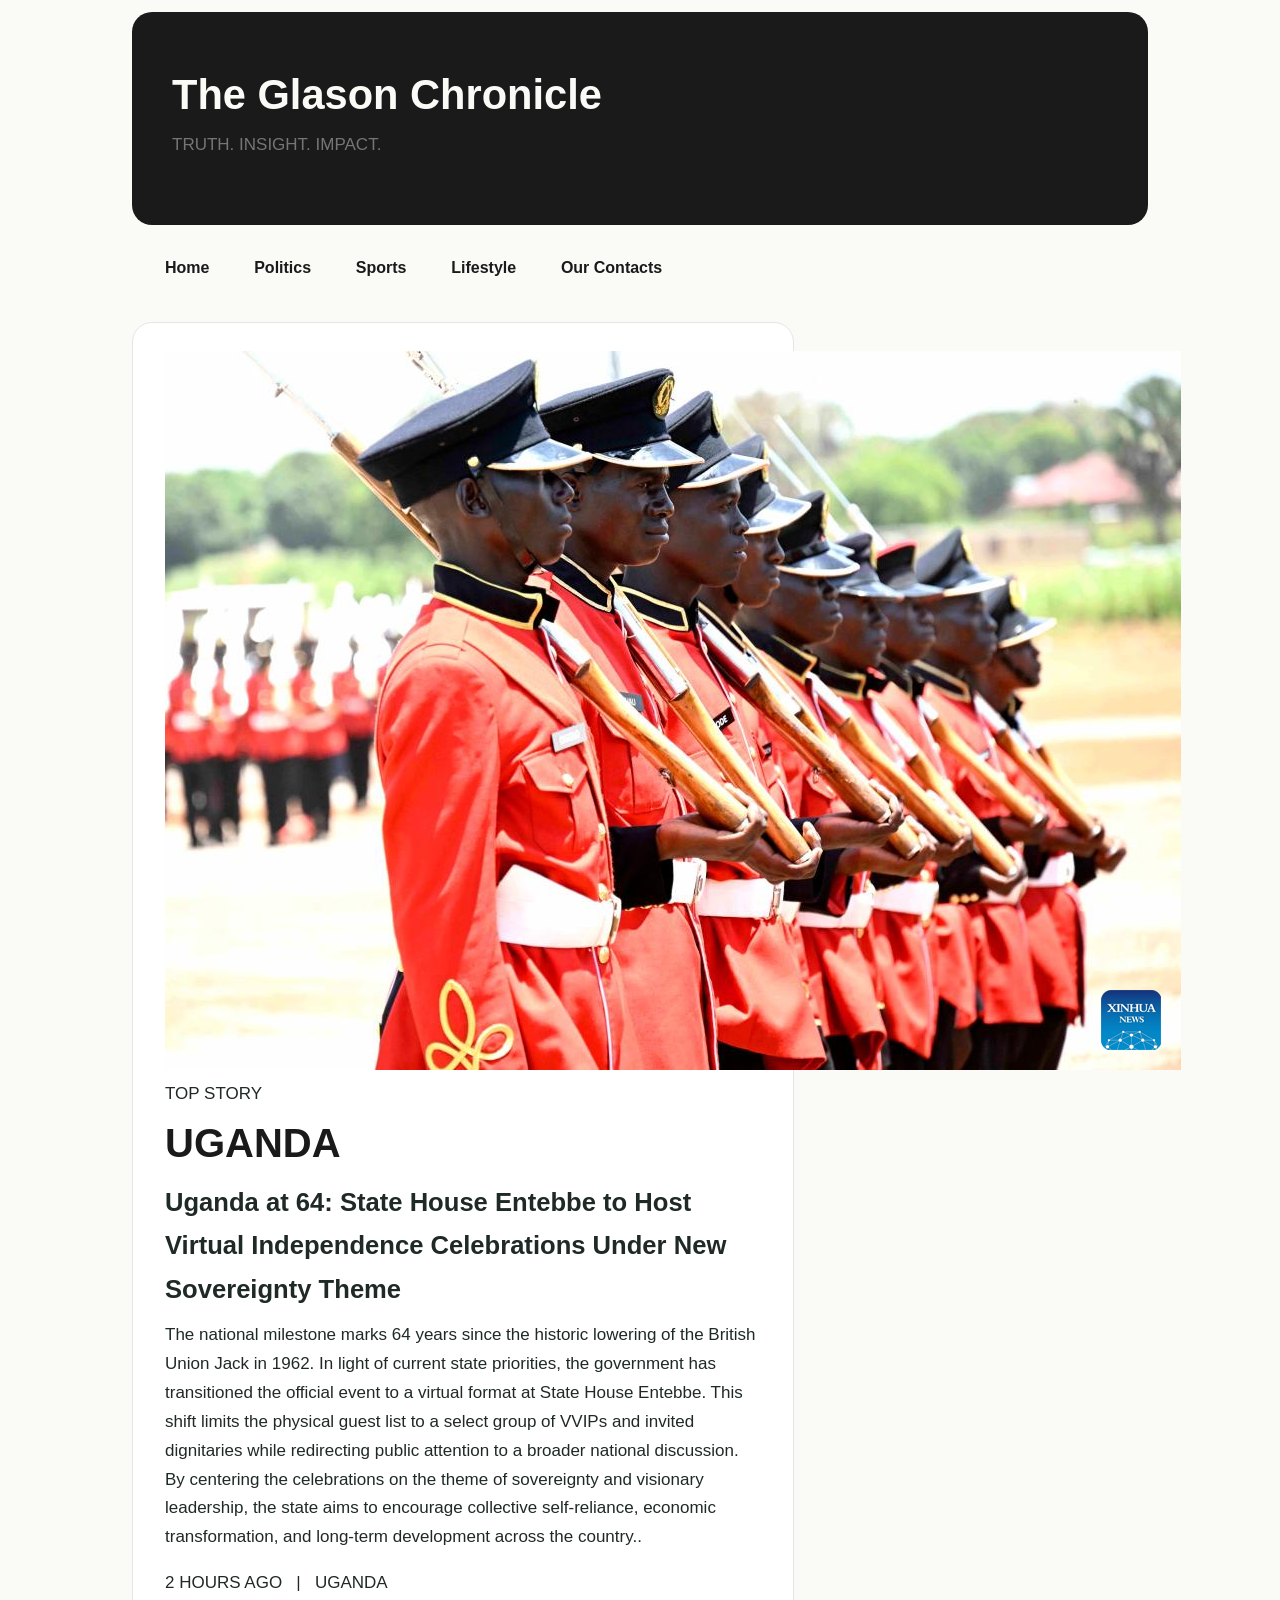
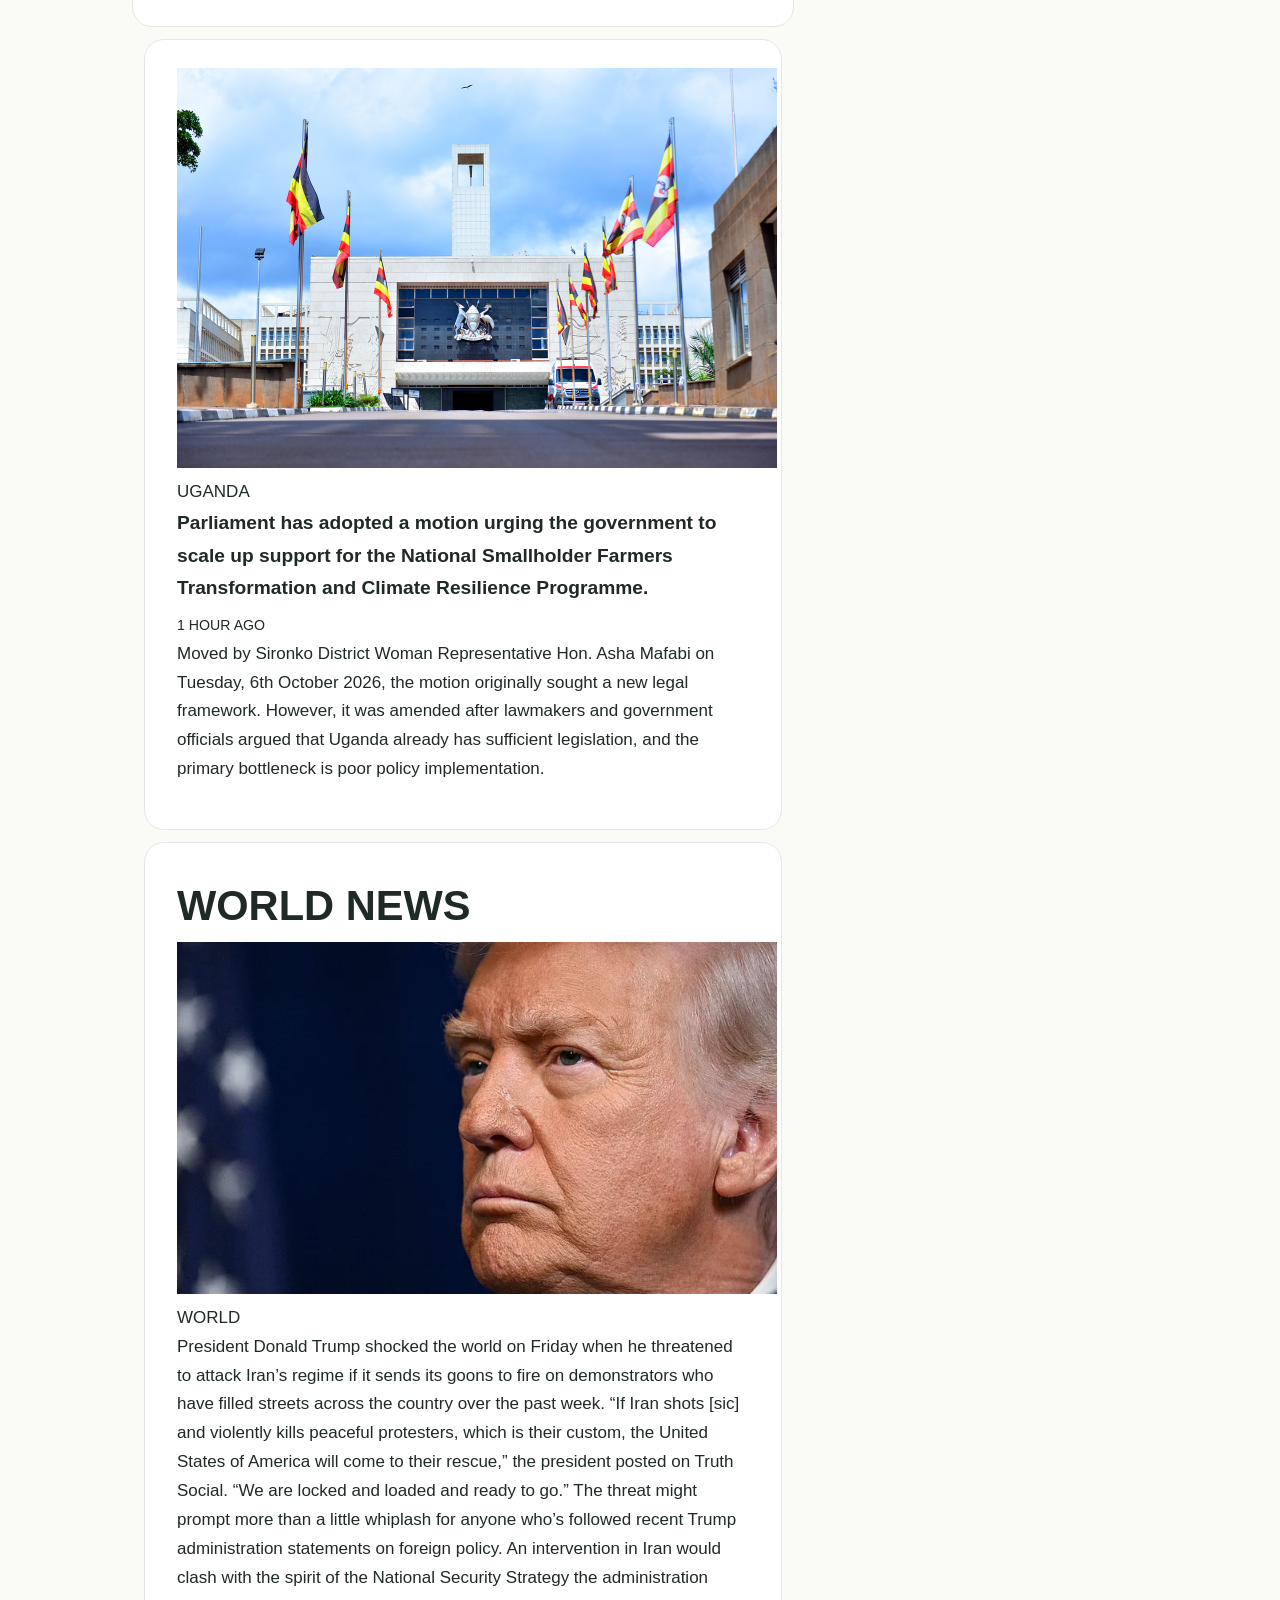
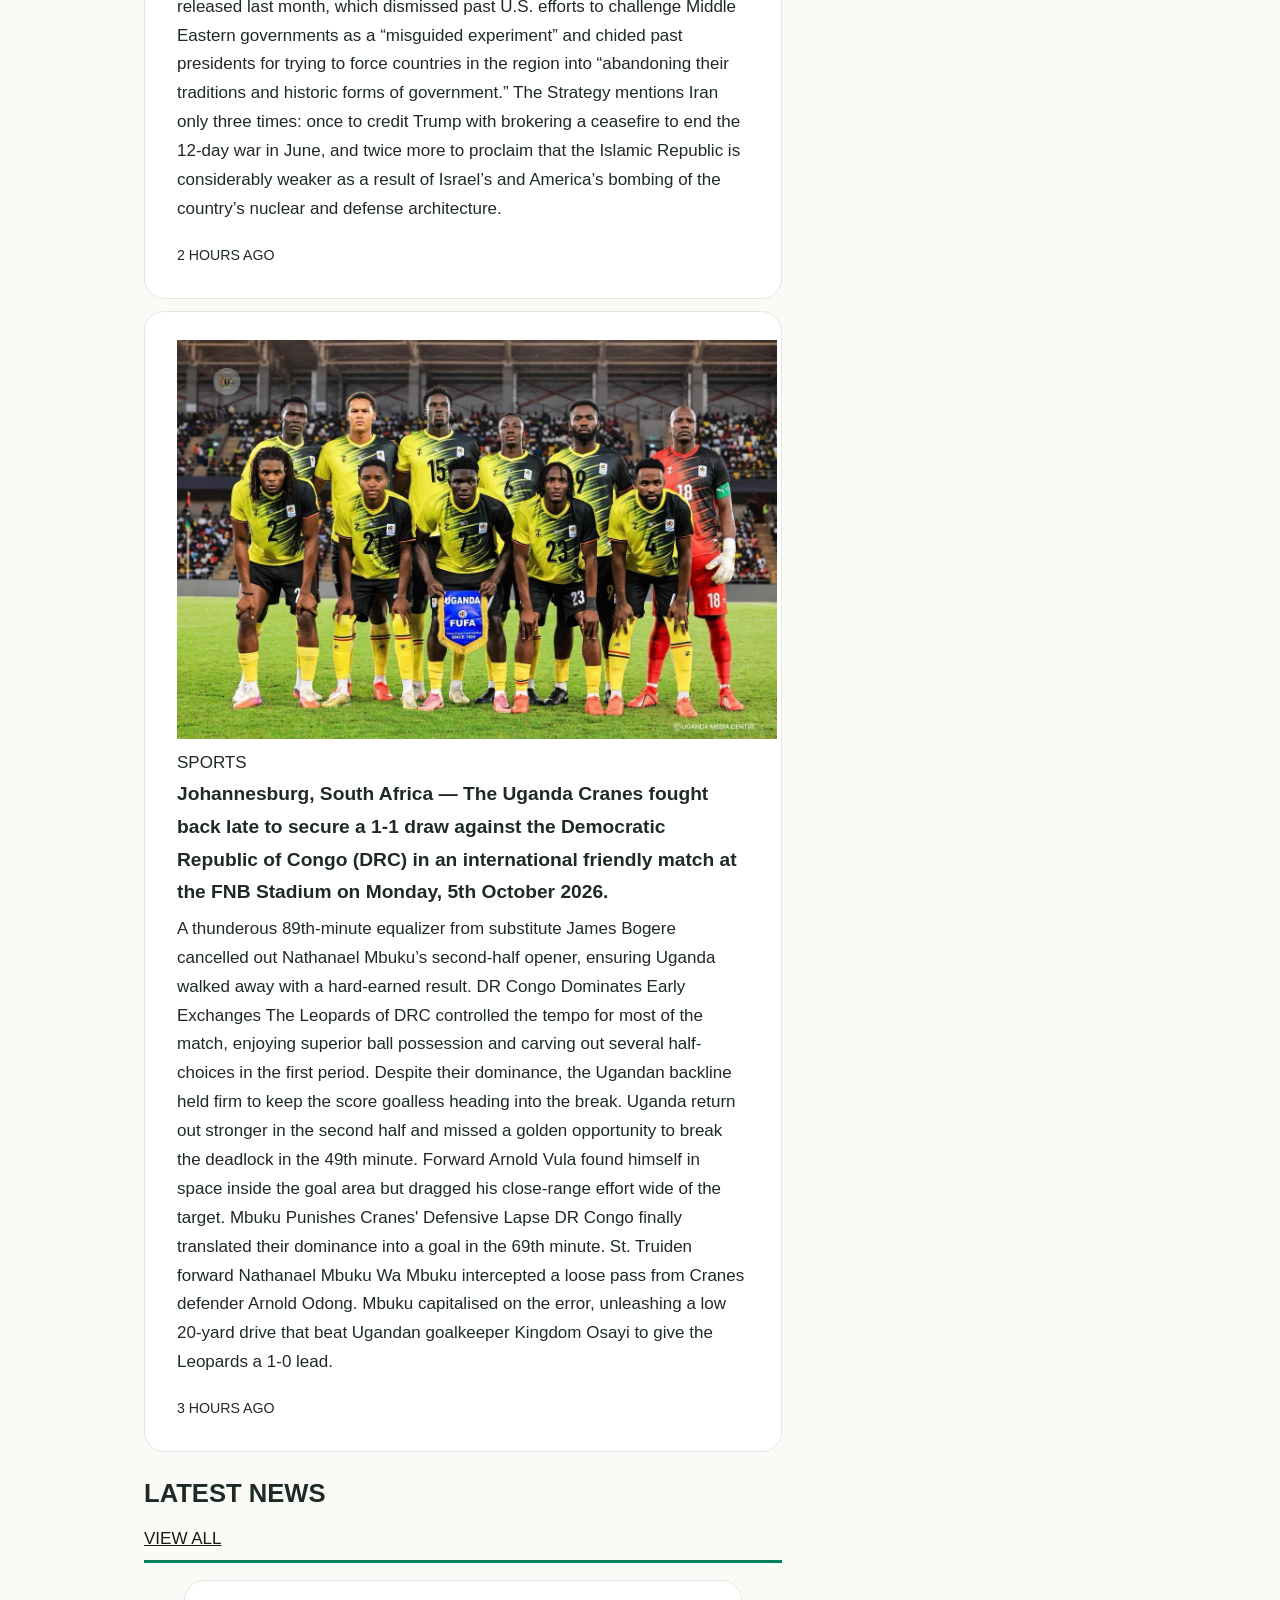
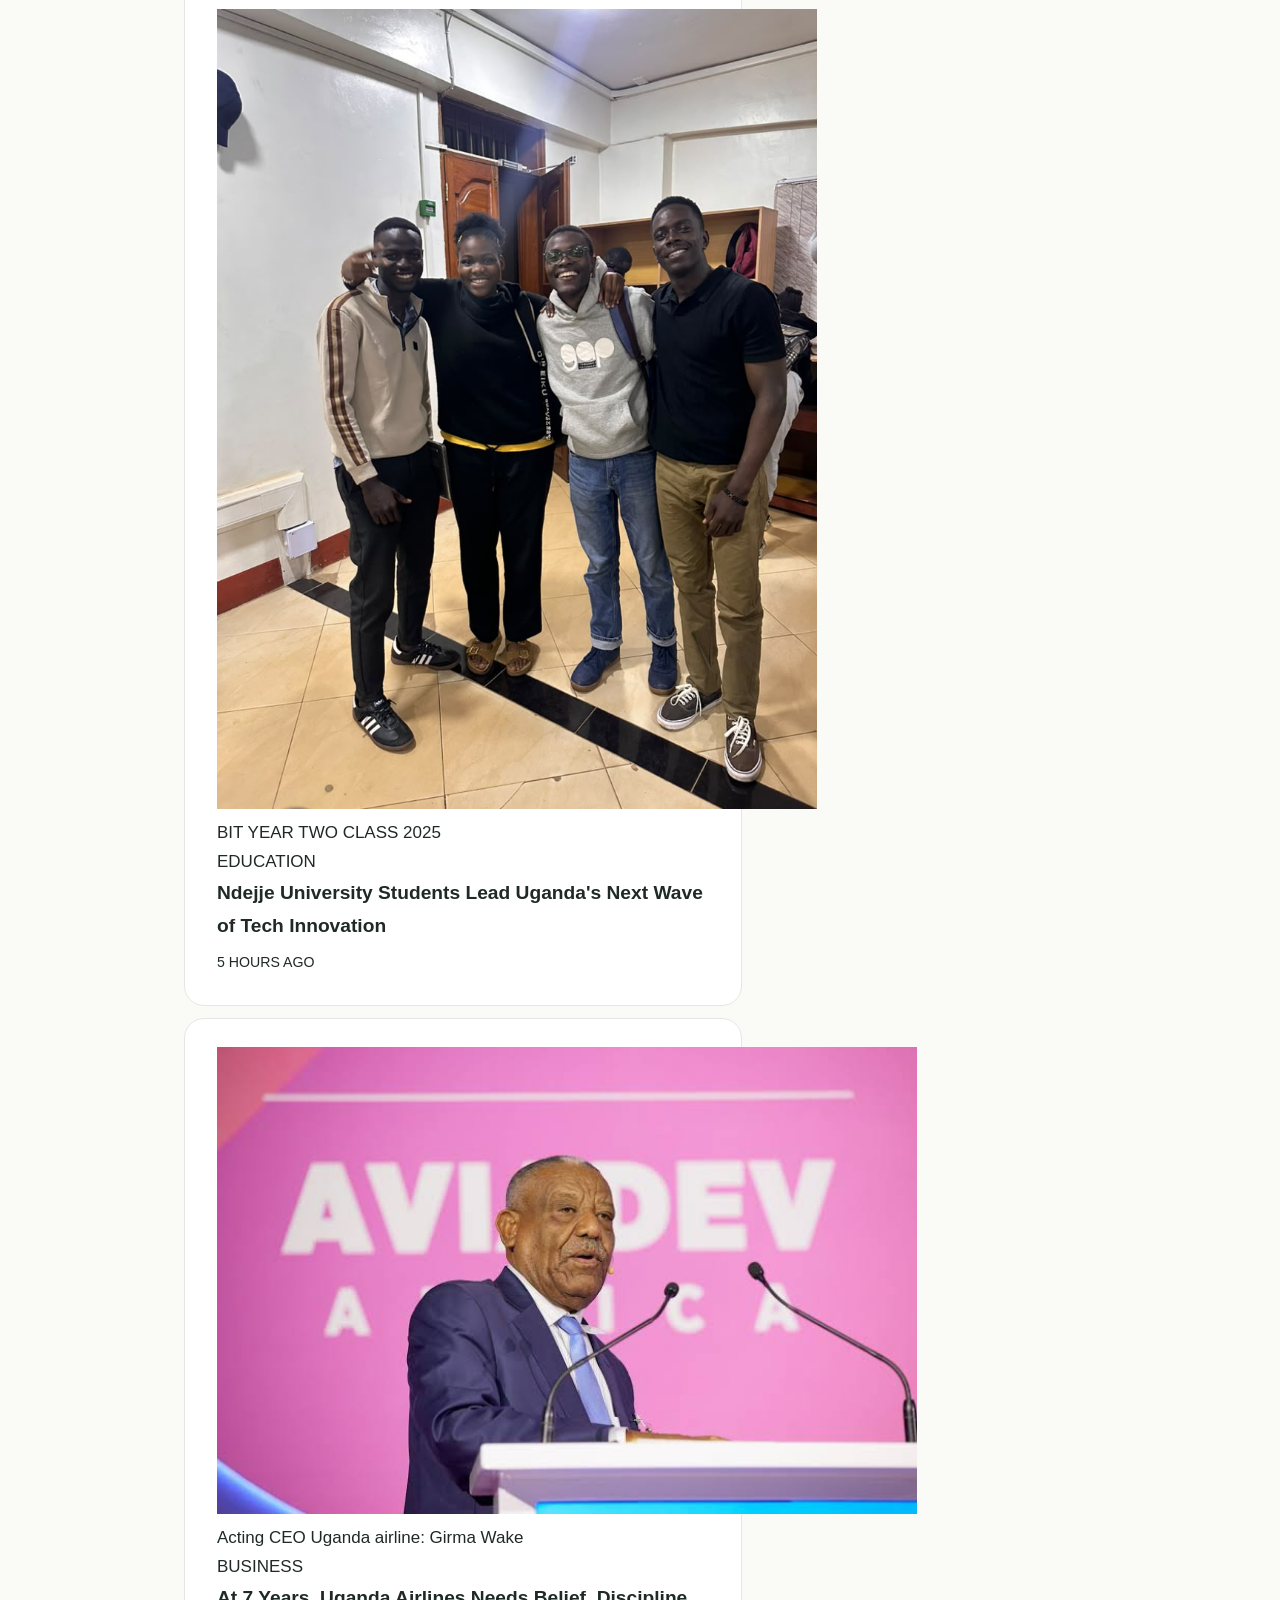
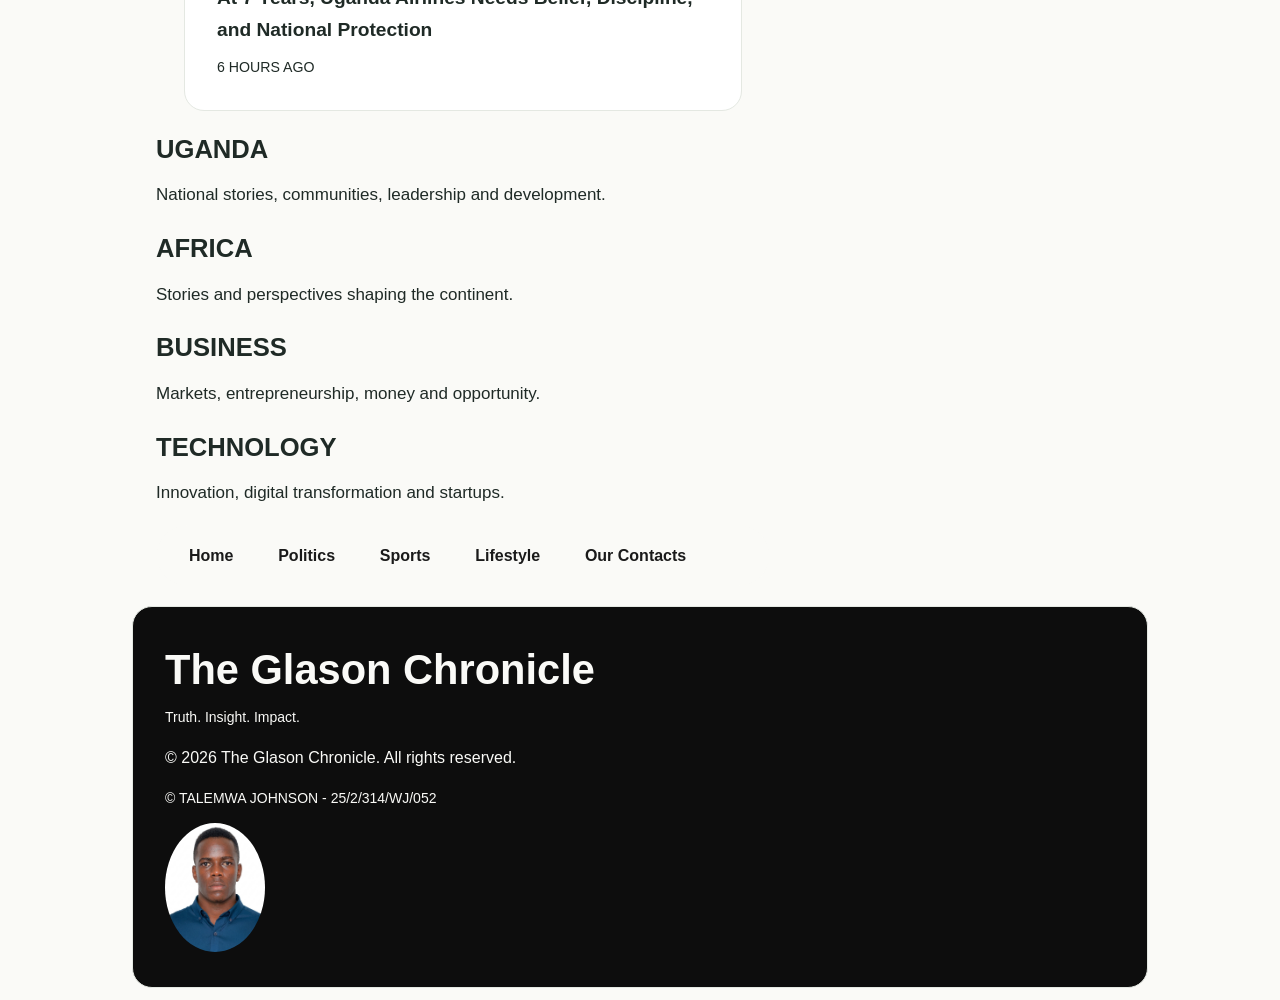
<file: index.html>
<!DOCTYPE html>
<html lang="en">
<head>
<meta charset="utf-8" />
<meta name="viewport" content="width=device-width, initial-scale=1">
<title>Home</title>
<link href="style.css" rel="stylesheet">                        
</head>

<body>

<header class="banner">
<h1>The Glason Chronicle</h1>
<p>TRUTH. INSIGHT. IMPACT.</p>

</header>

<nav>
<ul>
<li><a href="index.html">Home</a></li>
<li><a href="politics.html">Politics</a></li>
<li><a href="sports.html">Sports</a></li>
<li><a href="lifestyle.html">Lifestyle</a></li>
<li><a href="ourcontacts.html">Our Contacts</a></li>
</ul>
</nav>

<main>
    <section class="news-grid">
      <article class="hero-card">
        <div class="hero-image">
          <img src="hist-guards.jpg" alt="UGAND AT @ 64">
          <span class="badge">TOP STORY</span>
          <div class="hero-overlay">
            <div class="category">UGANDA</div>
            <h2>Uganda at 64: State House Entebbe to Host Virtual Independence Celebrations Under New Sovereignty Theme</h2>
            <p>The national milestone marks 64 years since the historic lowering of the British Union Jack in 1962. In light of current state priorities, the government has transitioned the official event to a virtual format at State House Entebbe. This shift limits the physical guest list to a select group of VVIPs and invited dignitaries while redirecting public attention to a broader national discussion. By centering the celebrations on the theme of sovereignty and visionary leadership, the state aims to encourage collective self-reliance, economic transformation, and long-term development across the country..</p>
            <div class="meta">2 HOURS AGO &nbsp; | &nbsp; UGANDA</div>
          </div>
        </div>
      </article>


      <section class="side-stories">
        <article class="story-row">
          <img src="parliment2.jpg" width="600" alt="Politics">
          <div><span>UGANDA</span><h3>Parliament has adopted a motion urging the government to scale up support for the National Smallholder Farmers Transformation and Climate Resilience Programme.</h3><small>1 HOUR AGO</small></div>
		  <p>Moved by Sironko District Woman Representative Hon. Asha Mafabi on Tuesday, 6th October 2026, the motion originally sought a new legal framework. However, it was amended after lawmakers and government officials argued that Uganda already has sufficient legislation, and the primary bottleneck is poor policy implementation.</p>
        </article>
        <article class="story-row">
		<h1>WORLD NEWS</h1>
          <img src="trump.webp" width="600" alt="World news">
          <div><span>WORLD</span><p>President Donald Trump shocked the world on Friday when he threatened to attack Iran’s regime if it sends its goons to fire on demonstrators who have filled streets across the country over the past week.

             “If Iran shots [sic] and violently kills peaceful protesters, which is their custom, the United States of America will come to their rescue,” the president posted on Truth Social. “We are locked and loaded and ready to go.”
             The threat might prompt more than a little whiplash for anyone who’s followed recent Trump administration statements on foreign policy. An intervention in Iran would clash with the spirit of the National Security Strategy the administration released last month, which dismissed past U.S. efforts to challenge Middle Eastern governments as a “misguided experiment” and chided past presidents for trying to force countries in the region into “abandoning their traditions and historic forms of government.” The Strategy mentions Iran only three times: once to credit Trump with brokering a ceasefire to end the 12-day war in June, and twice more to proclaim that the Islamic Republic is considerably weaker as a result of Israel’s and America’s bombing of the country’s nuclear and defense architecture.</p><small>2 HOURS AGO</small></div>
        </article>
        <article class="story-row">
          <img src="ugandacreane.jpeg" width="600" alt="Sports">
          <div><span>SPORTS</span><h3>Johannesburg, South Africa — The Uganda Cranes fought back late to secure a 1-1 draw against the Democratic Republic of Congo (DRC) in an international friendly match at the FNB Stadium on Monday, 5th October 2026.</h3>
		  <p>A thunderous 89th-minute equalizer from substitute James Bogere cancelled out Nathanael Mbuku’s second-half opener, ensuring Uganda walked away with a hard-earned result.
DR Congo Dominates Early Exchanges
The Leopards of DRC controlled the tempo for most of the match, enjoying superior ball possession and carving out several half-choices in the first period. Despite their dominance, the Ugandan backline held firm to keep the score goalless heading into the break.
Uganda return out stronger in the second half and missed a golden opportunity to break the deadlock in the 49th minute. Forward Arnold Vula found himself in space inside the goal area but dragged his close-range effort wide of the target.
Mbuku Punishes Cranes' Defensive Lapse
DR Congo finally translated their dominance into a goal in the 69th minute. St. Truiden forward Nathanael Mbuku Wa Mbuku intercepted a loose pass from Cranes defender Arnold Odong. Mbuku capitalised on the error, unleashing a low 20-yard drive that beat Ugandan goalkeeper Kingdom Osayi to give the Leopards a 1-0 lead.</p>
		  <small>3 HOURS AGO</small></div>
        </article>
      </section>

     

    <section class="section" id="latest">
      <div class="section-title"><h2>LATEST NEWS</h2><a href="#">VIEW ALL</a></div>
      <div class="cards">
	  <figure>
        <article class="card"><img src="bit.jpeg" width="600" alt="Students"><figcaption>BIT YEAR TWO CLASS 2025 </figcaption><span>EDUCATION</span><h3>Ndejje University Students Lead Uganda's Next Wave of Tech Innovation</h3><small>5 HOURS AGO</small></article>
       
        <article class="card"><img src="airuganda.jpg" width="700" alt="Market"><figcaption>Acting CEO Uganda airline: Girma Wake </figcaption><span>BUSINESS</span><h3>At 7 Years, Uganda Airlines Needs Belief, Discipline, and National Protection</h3><small>6 HOURS AGO</small></article>
	
		</figure>


    <section class="section categories">
      <div class="category-block" id="uganda"><h2>UGANDA</h2><p>National stories, communities, leadership and development.</p></div>
      <div class="category-block" id="africa"><h2>AFRICA</h2><p>Stories and perspectives shaping the continent.</p></div>
      <div class="category-block" id="business"><h2>BUSINESS</h2><p>Markets, entrepreneurship, money and opportunity.</p></div>
      <div class="category-block" id="technology"><h2>TECHNOLOGY</h2><p>Innovation, digital transformation and startups.</p></div>
    </section>
	<nav>
<ul>
<li><a href="index.html">Home</a></li>
<li><a href="politics.html">Politics</a></li>
<li><a href="sports.html">Sports</a></li>
<li><a href="lifestyle.html">Lifestyle</a></li>
<li><a href="ourcontacts.html">Our Contacts</a></li>
</ul>
</nav>
	

  </main>
  
  

 
  <footer class="premium-footer">
    <div class="footer-container">
      <div class="footer-brand">The Glason Chronicle</div>
      <p class="footer-tagline">Truth. Insight. Impact.</p>
      <div class="footer-divider"></div>
      <p class="copyright">&copy; 2026 The Glason Chronicle. All rights reserved.</p>
      <div class="student-stamp">&copy; TALEMWA JOHNSON - 25/2/314/WJ/052</div>
    </div>
	

 
	<img src="arms.jpeg" alt="Talemwa Johnson" width="100">

  </footer>

  
</body>
</html>
</file>
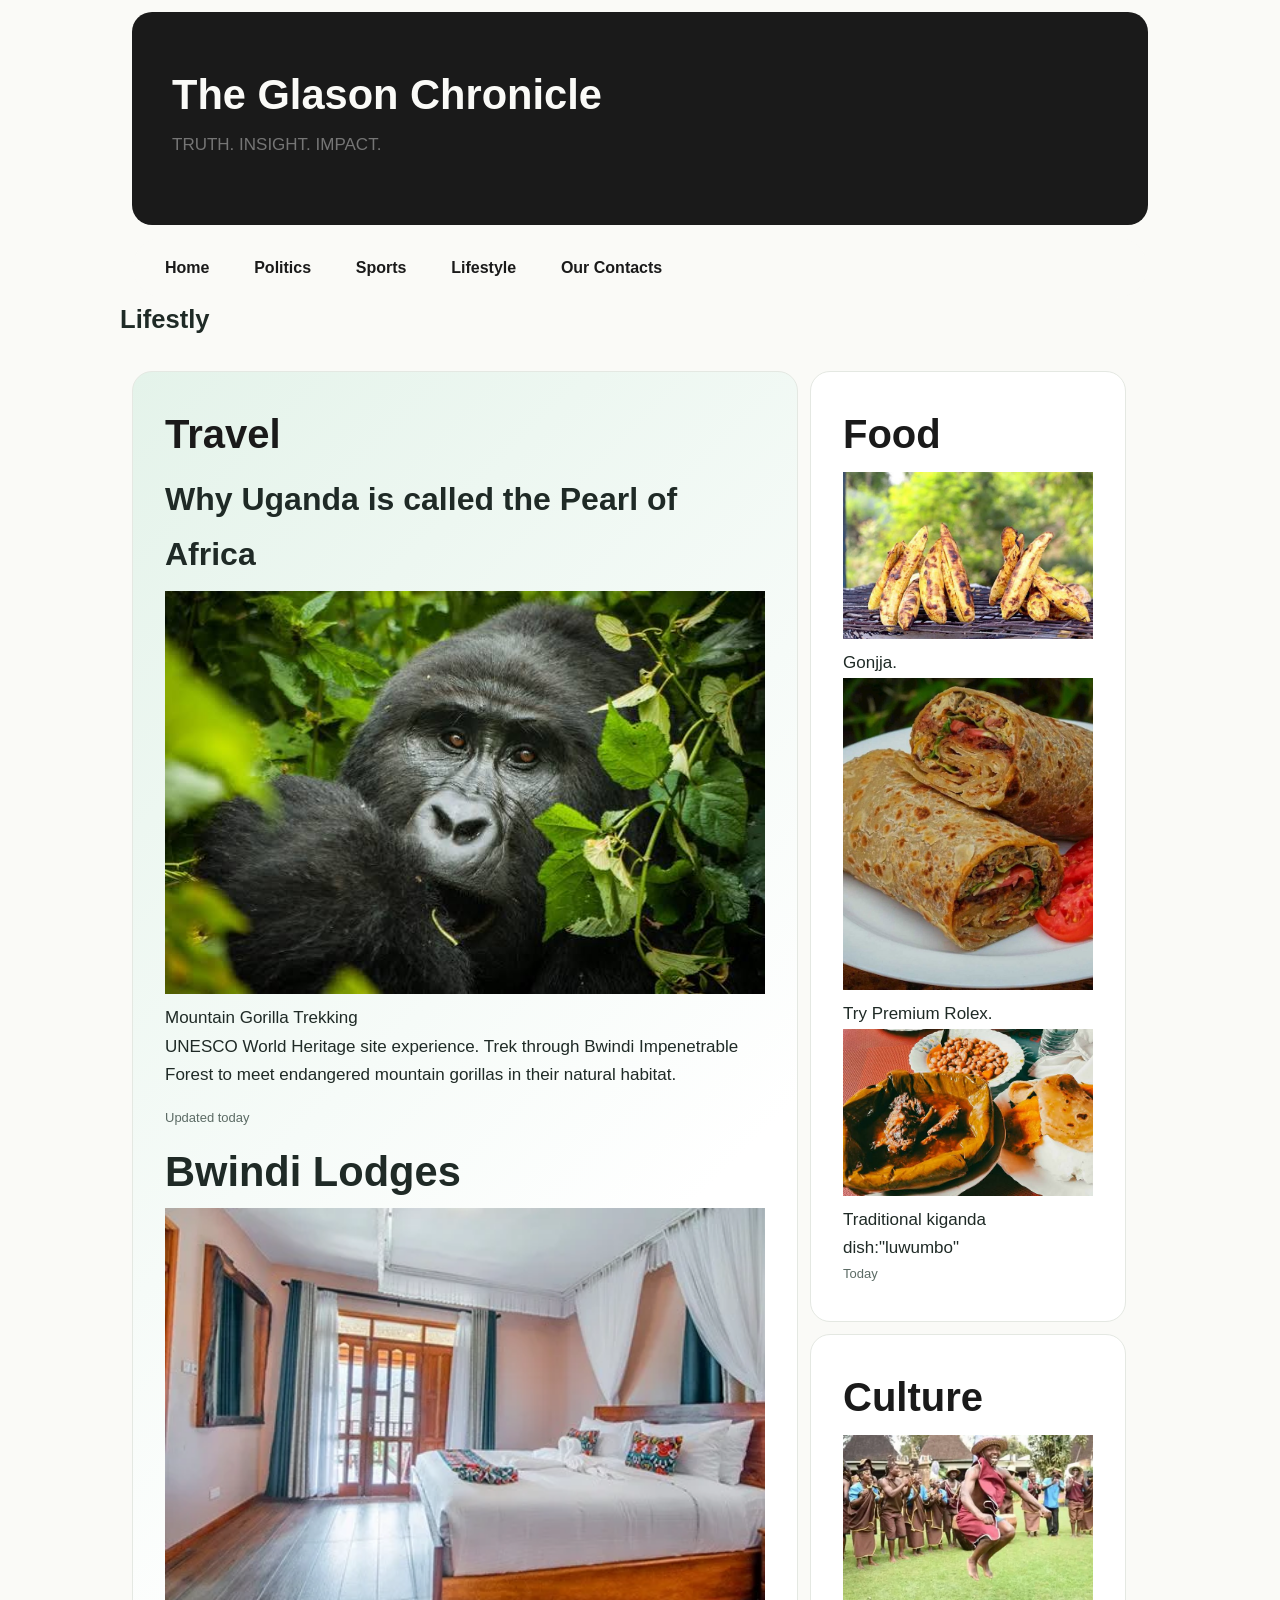
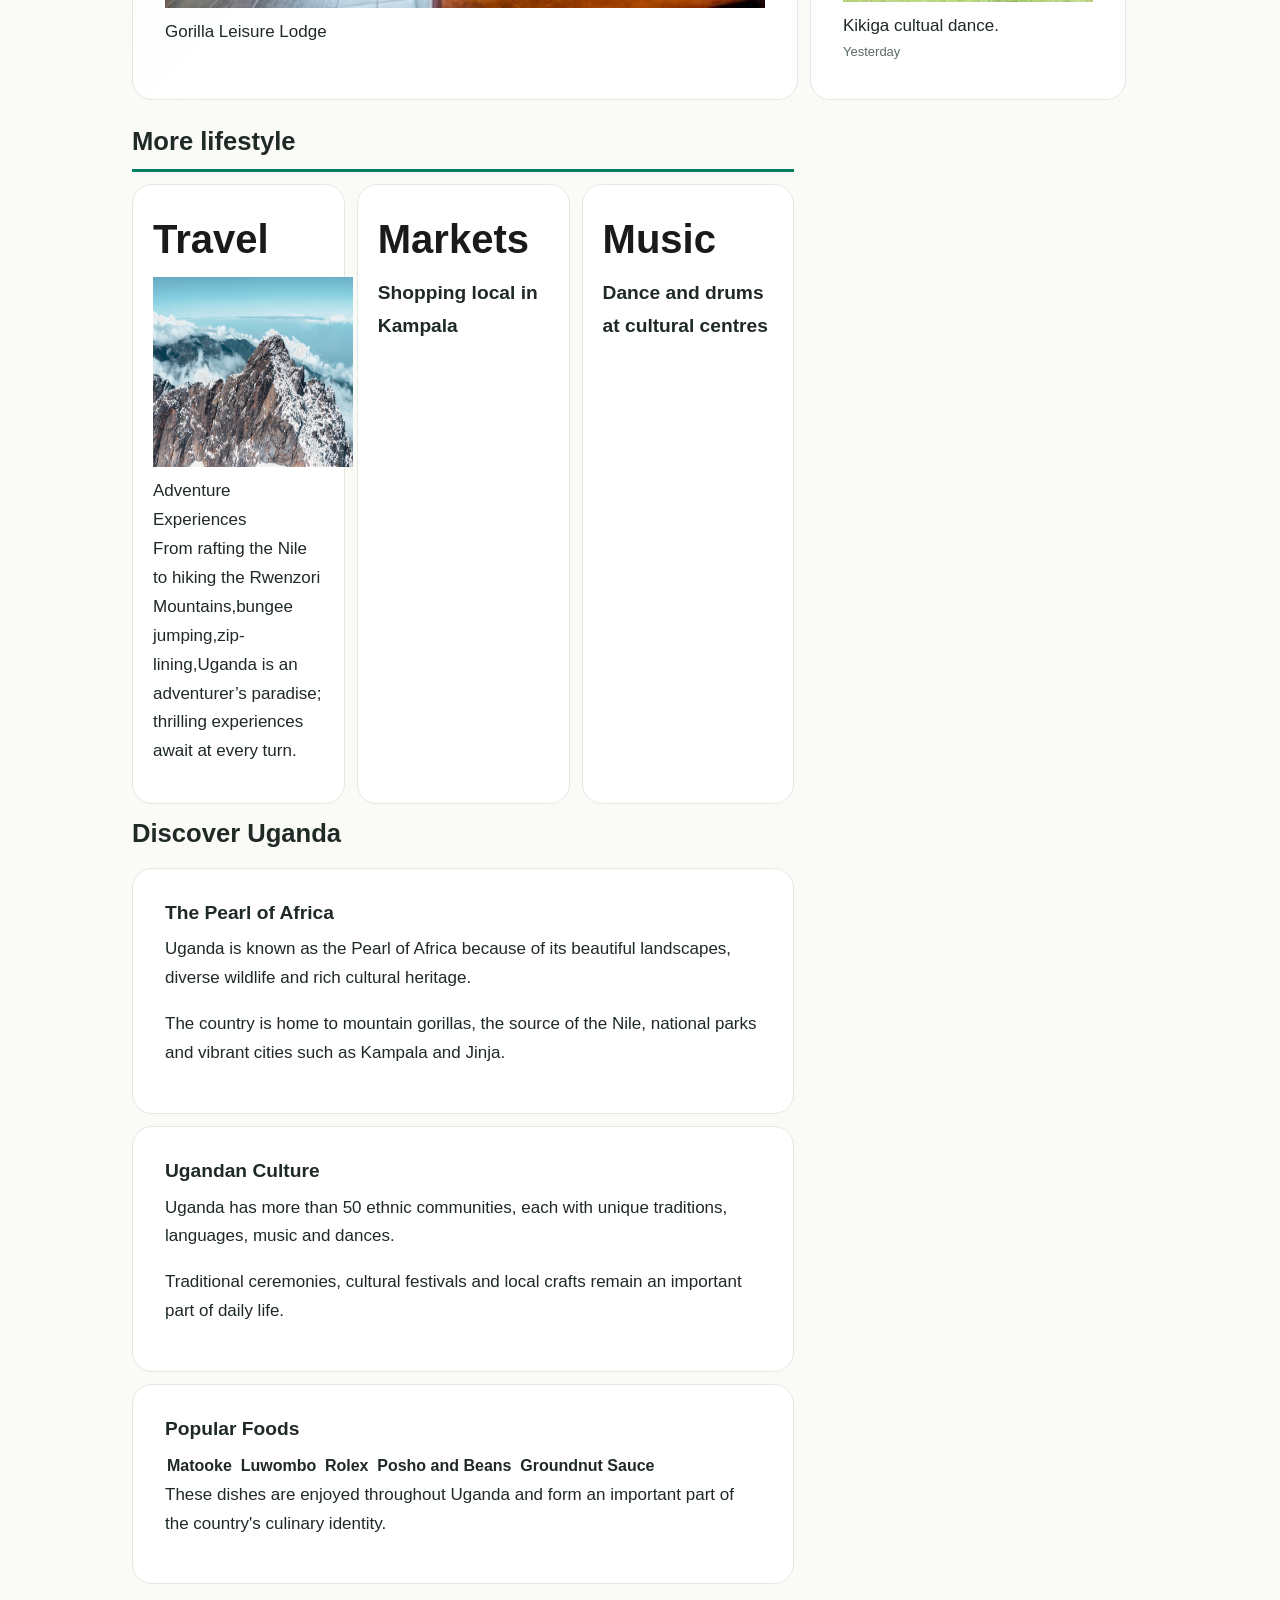
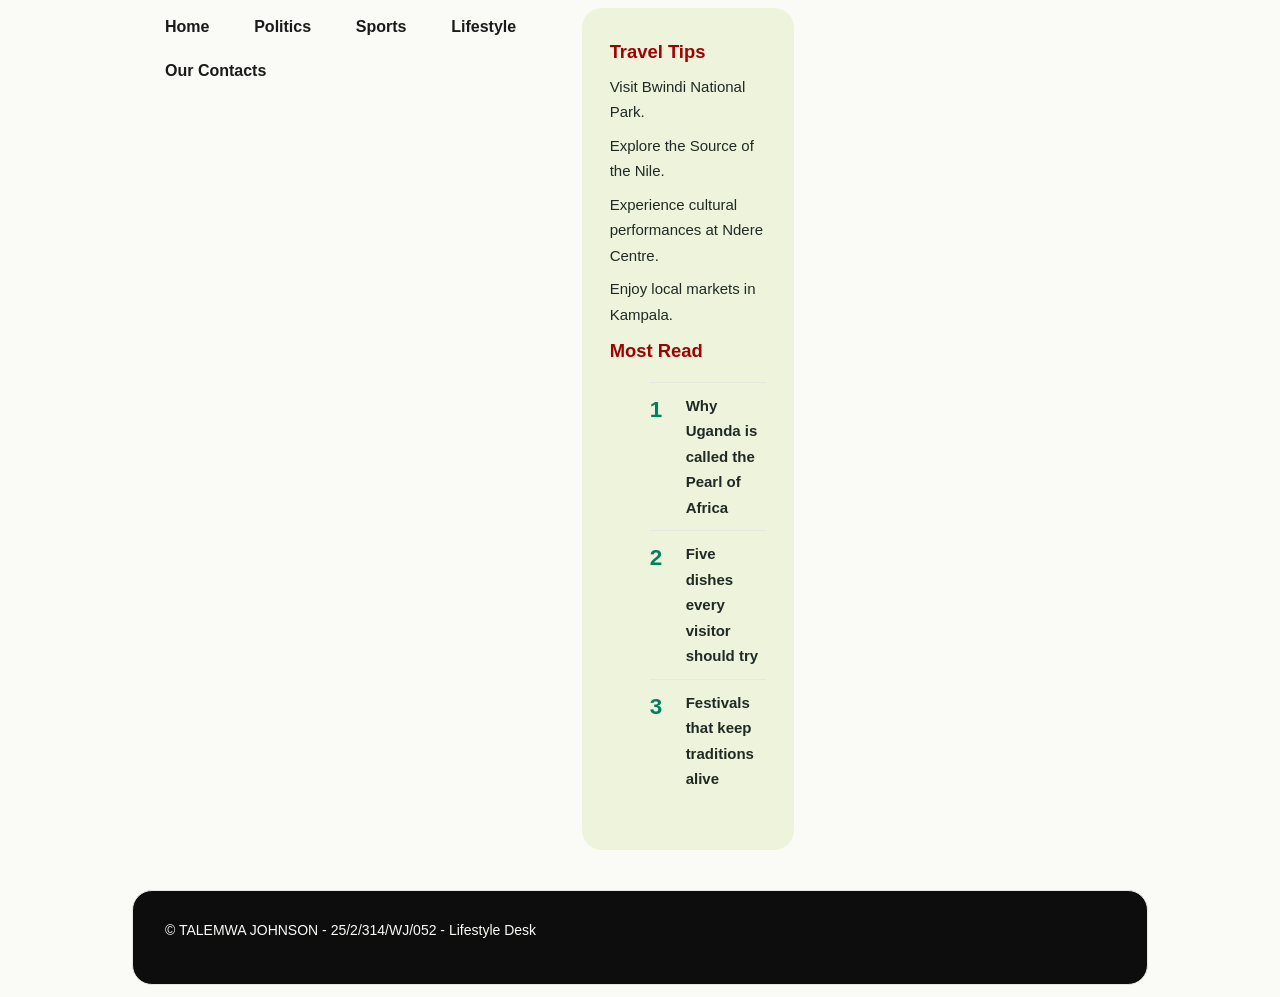
<file: lifestyle.html>
<!DOCTYPE html>
<html lang="en">
<head>
<meta charset="UTF-8">
<meta name="viewport" content="width=device-width, initial-scale=1">
<title>The Glason Chronicle</title>
<link href="style.css" rel="stylesheet">
</head>

<body>

<header class="banner">
<h1>The Glason Chronicle</h1>
<p>TRUTH. INSIGHT. IMPACT.</p>
</header>

<nav>
<ul>
<li><a href="index.html">Home</a></li>
<li><a href="politics.html">Politics</a></li>
<li><a href="sports.html">Sports</a></li>
<li><a href="lifestyle.html">Lifestyle</a></li>
<li><a href="ourcontacts.html">Our Contacts</a></li>
</ul>
</nav>
<header>
<h4>Lifestly</h4>
</header>

<main>

<section class="top-stories">
<article class="lead">
<span class="category">Travel</span>
<h2>Why Uganda is called the Pearl of Africa</h2>
<img src="gorrila.jpg"width="600" alt="Mountain Rwenzori"
<h7>Mountain Gorilla Trekking</h7>
<p>UNESCO World Heritage site experience. Trek through Bwindi Impenetrable Forest to meet endangered mountain gorillas in their natural habitat.</p>
<span class="time">Updated today</span>
<h1>Bwindi Lodges</h1>
<img src="Gorilla-leisure-lodge.webp"width="600" alt="Mountain Rwenzori"<p1>Gorilla Leisure Lodge</p1>
</article>


</article>
<article>
<span class="category">Food</span>
<img src="jonjja.jpg"width="250" alt="Mountain Rwenzori"<h3>Gonjja.</h3>
<img src="rolex4.jpg"width="250" alt="Mountain Rwenzori"<h3>Try Premium Rolex.</h3>
<img src="food.jpg"width="250" alt="Mountain Rwenzori"<h3>Traditional kiganda dish:"luwumbo"</h3>
<span class="time">Today</span>
</article>
<article>
<span class="category">Culture</span>
<img src="bakiga.webp"width="250" alt= "Bakiga tribe"
<h3>Kikiga cultual dance.</h3>
<span class="time">Yesterday</span>
</article>
</section>

<section>
<h2 class="section-title">More lifestyle</h2>
<div class="story-grid">

<article>
<span class="category">Travel</span>
<img src="mountian.jpg"width="200" height="190" alt="Mountain Rwenzori"<h3>Adventure Experiences</h3>
<p>From rafting the Nile to hiking the Rwenzori Mountains,bungee jumping,zip-lining,Uganda is an adventurer’s paradise; thrilling experiences await at every turn.</p>
</article>
<article>
<span class="category">Markets</span>
<h3>Shopping local in Kampala</h3>
</article>
<article>
<span class="category">Music</span>
<h3>Dance and drums at cultural centres</h3>
</article>
</div>
</section>

<section>

<h2>Discover Uganda</h2>

<article>

<h3>The Pearl of Africa</h3>

<p>
Uganda is known as the Pearl of Africa because of its
beautiful landscapes, diverse wildlife and rich cultural heritage.
</p>

<p>
The country is home to mountain gorillas, the source of the Nile,
national parks and vibrant cities such as Kampala and Jinja.
</p>

</article>

<article>

<h3>Ugandan Culture</h3>

<p>
Uganda has more than 50 ethnic communities, each with unique traditions,
languages, music and dances.
</p>

<p>
Traditional ceremonies, cultural festivals and local crafts
remain an important part of daily life.
</p>

</article>

<article>

<h3>Popular Foods</h3>

<ul>
<li>Matooke</li>
<li>Luwombo</li>
<li>Rolex</li>
<li>Posho and Beans</li>
<li>Groundnut Sauce</li>
</ul>

<p>
These dishes are enjoyed throughout Uganda and form
an important part of the country's culinary identity.
</p>

</article>

</section>

<aside>

<h3>Travel Tips</h3>
<ul>
<li>Visit Bwindi National Park.</li>
<li>Explore the Source of the Nile.</li>
<li>Experience cultural performances at Ndere Centre.</li>
<li>Enjoy local markets in Kampala.</li>
</ul>

<h3>Most Read</h3>
<ol class="most-read">
<li>Why Uganda is called the Pearl of Africa</li>
<li>Five dishes every visitor should try</li>
<li>Festivals that keep traditions alive</li>
</ol>
</aside>
<nav>
<ul>
<li><a href="index.html">Home</a></li>
<li><a href="politics.html">Politics</a></li>
<li><a href="sports.html">Sports</a></li>
<li><a href="lifestyle.html">Lifestyle</a></li>
<li><a href="ourcontacts.html">Our Contacts</a></li>
</ul>
</nav>

</main>


<footer>
<p>&copy; TALEMWA JOHNSON - 25/2/314/WJ/052 - Lifestyle Desk</p>

</footer>

</body>
</html>
</file>
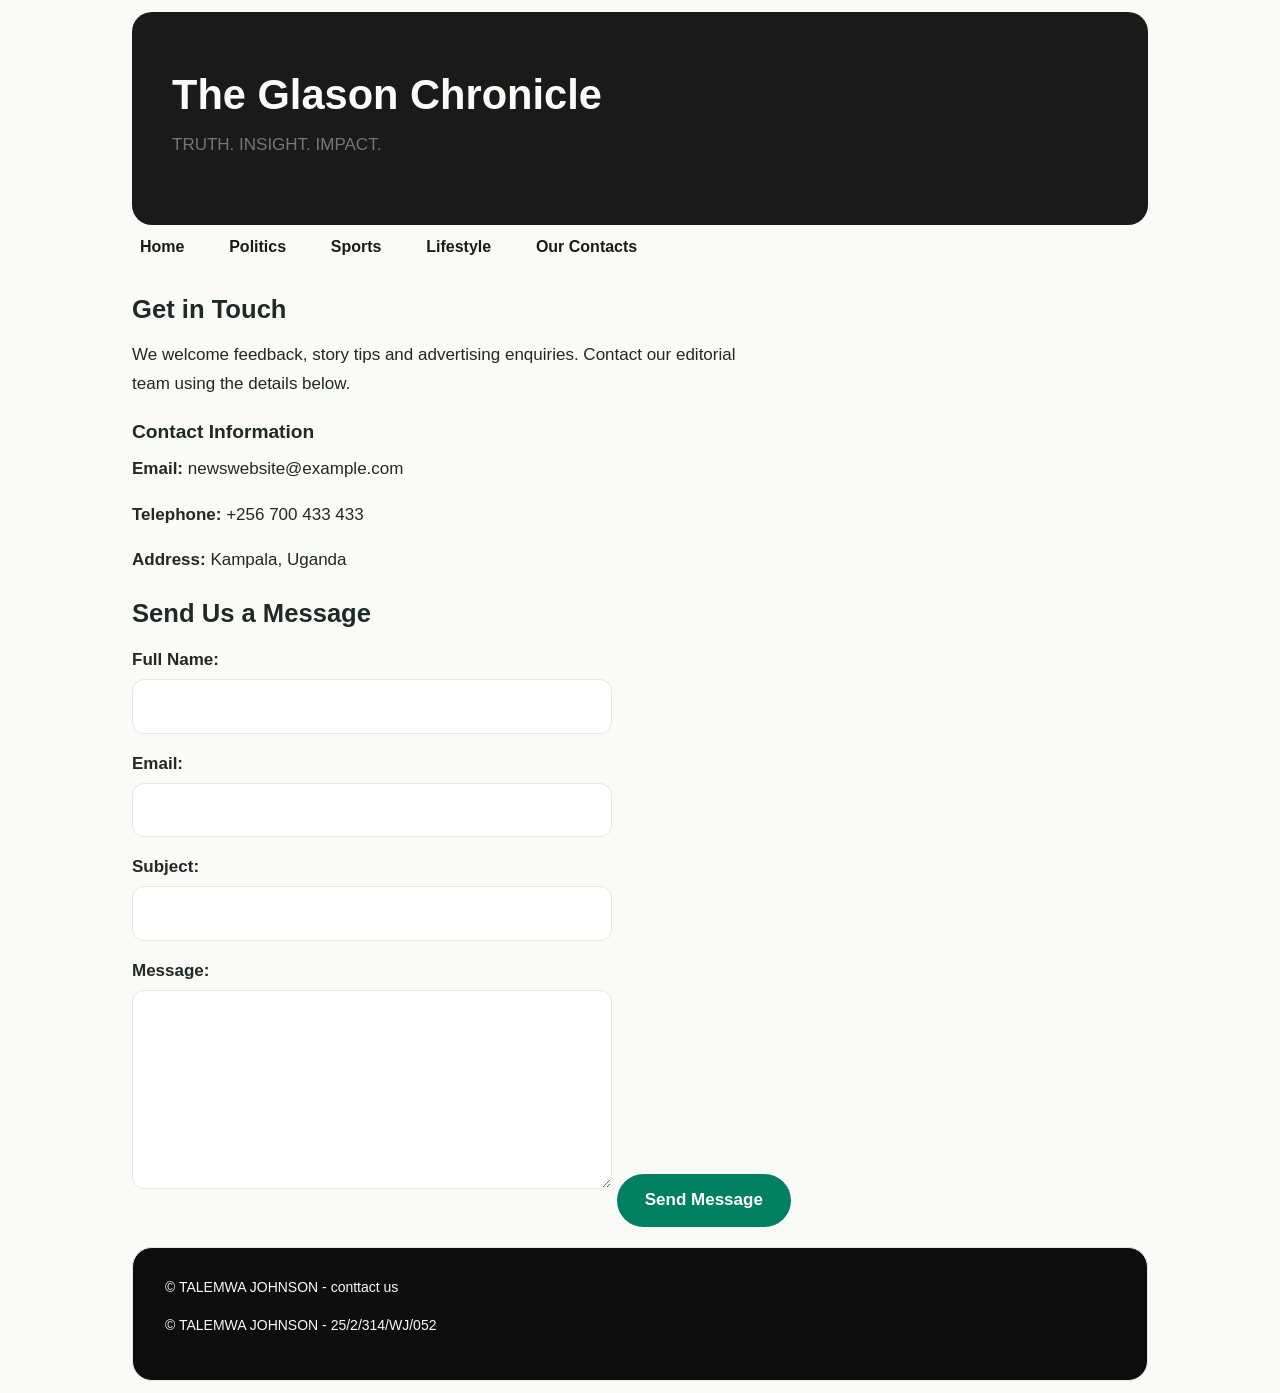
<file: ourcontacts.html>
<!DOCTYPE html>
<html lang="en">
<head>
<meta charset="UTF-8">
<meta name="viewport" content="width=device-width, initial-scale=1">
<title>Our Contacts</title>
<link href="style.css" rel="stylesheet">
</head>

<body>

<header class="banner">
<h1>The Glason Chronicle</h1>
<p>TRUTH. INSIGHT. IMPACT.</p>
</header

<nav>
<ul>
<li><a href="index.html">Home</a></li>
<li><a href="politics.html">Politics</a></li>
<li><a href="sports.html">Sports</a></li>
<li><a href="lifestyle.html">Lifestyle</a></li>
<li><a href="ourcontacts.html">Our Contacts</a></li>
</ul>
</nav>

<main>

<section>

<h2>Get in Touch</h2>

<p>
We welcome feedback, story tips and advertising enquiries.
Contact our editorial team using the details below.
</p>

<h3>Contact Information</h3>

<p><strong>Email:</strong> newswebsite@example.com</p>

<p><strong>Telephone:</strong> +256 700 433 433</p>

<p><strong>Address:</strong> Kampala, Uganda</p>

</section>

<section>

<h2>Send Us a Message</h2>

<form>

<label for="fullname">Full Name:</label>
<input type="text" id="fullname" name="fullname" required>

<label for="email">Email:</label>
<input type="email" id="email" name="email" required>

<label for="subject">Subject:</label>
<input type="text" id="subject" name="subject">

<label for="message">Message:</label>
<textarea id="message" name="message" rows="6" cols="40" required></textarea>

<input type="submit" value="Send Message">

</form>

</section>

</main>

<footer>
<p>&copy; TALEMWA JOHNSON  - conttact us</p>
<p>&copy; TALEMWA JOHNSON - 25/2/314/WJ/052</p>

</footer>

</body>
</html>
</file>
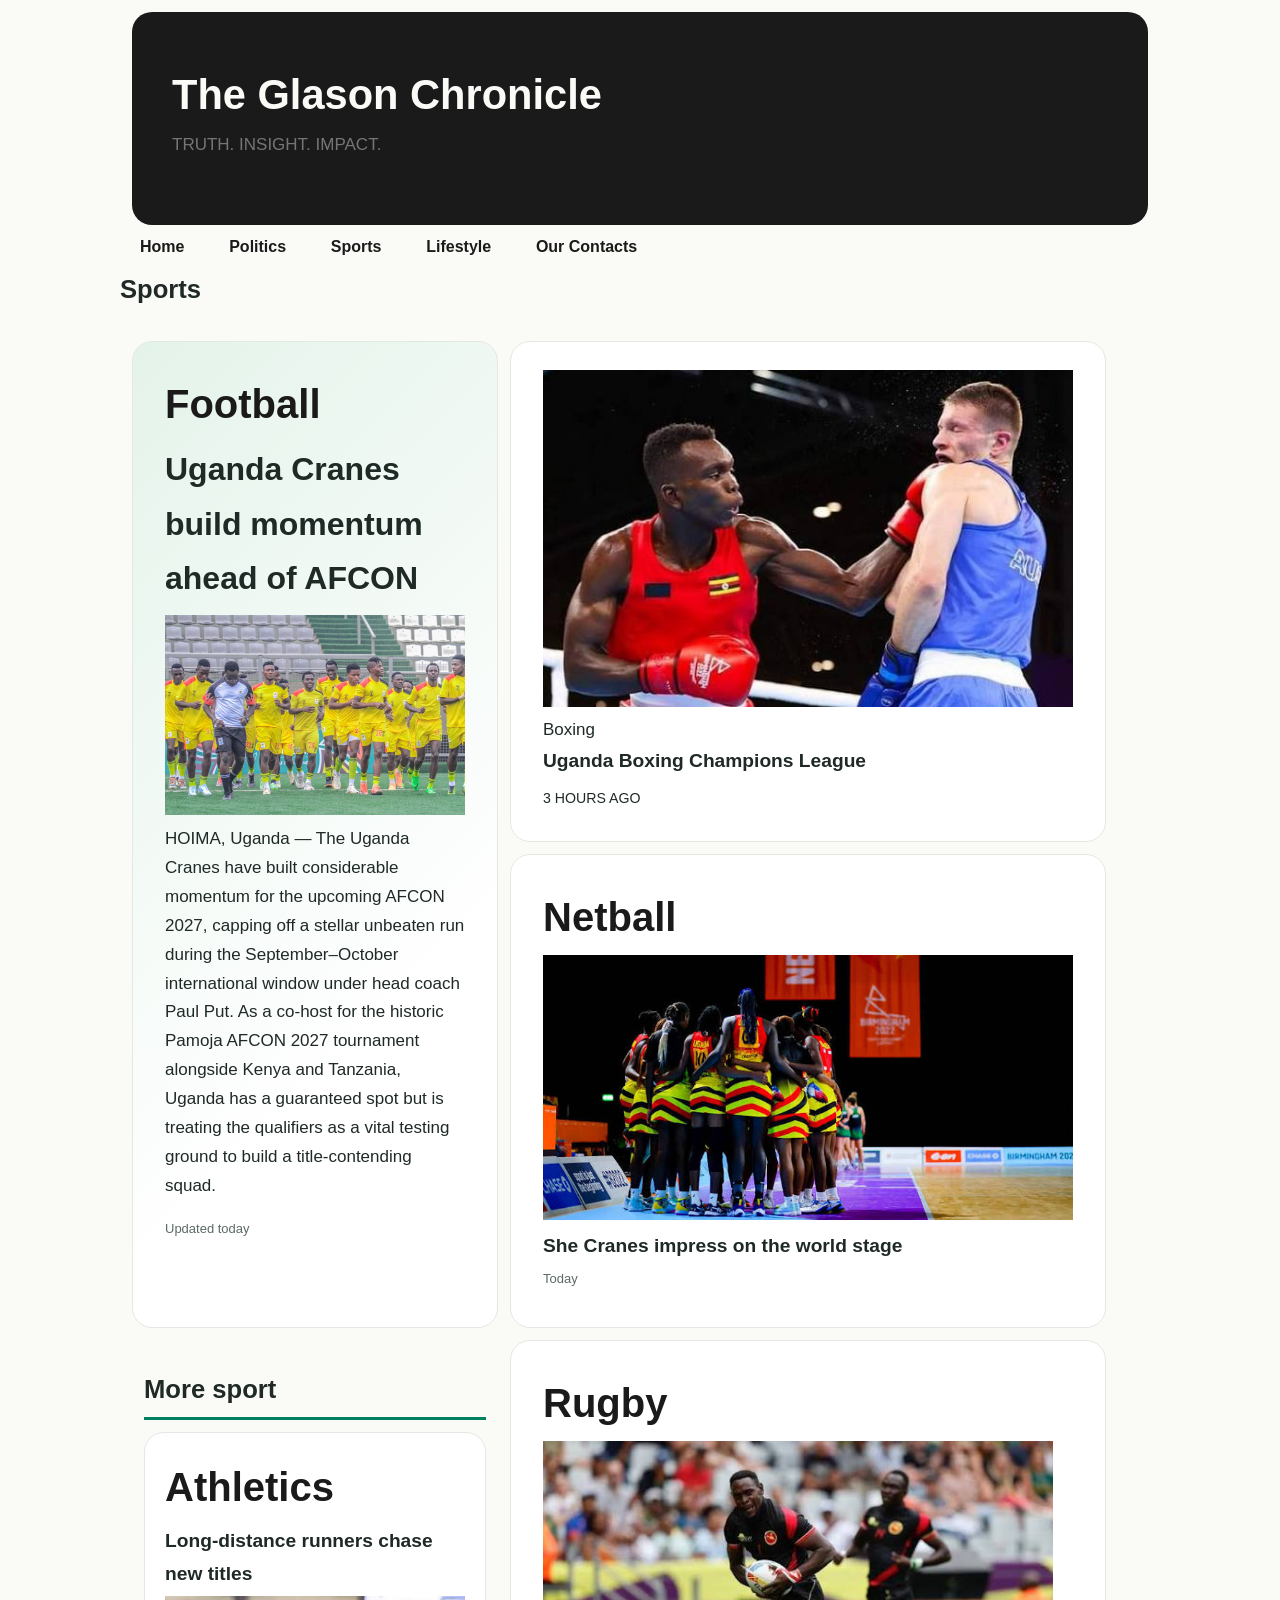
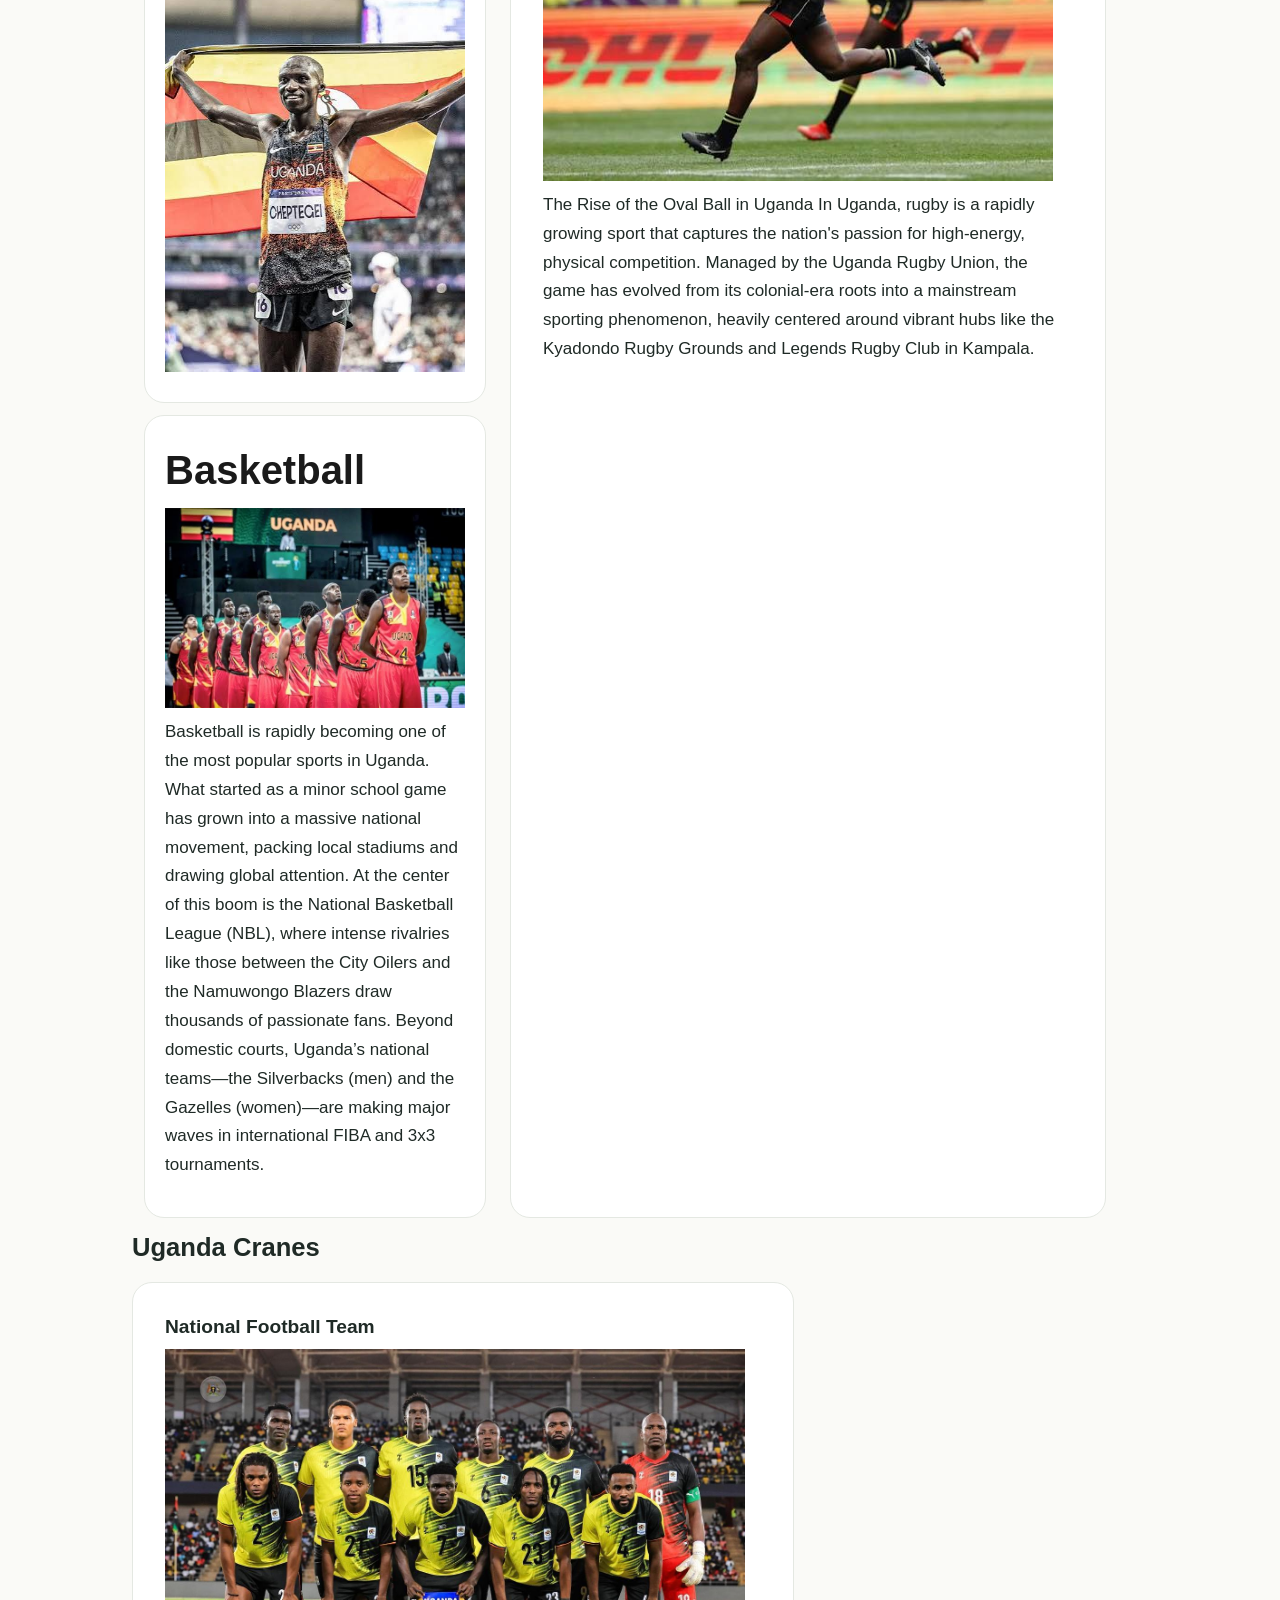
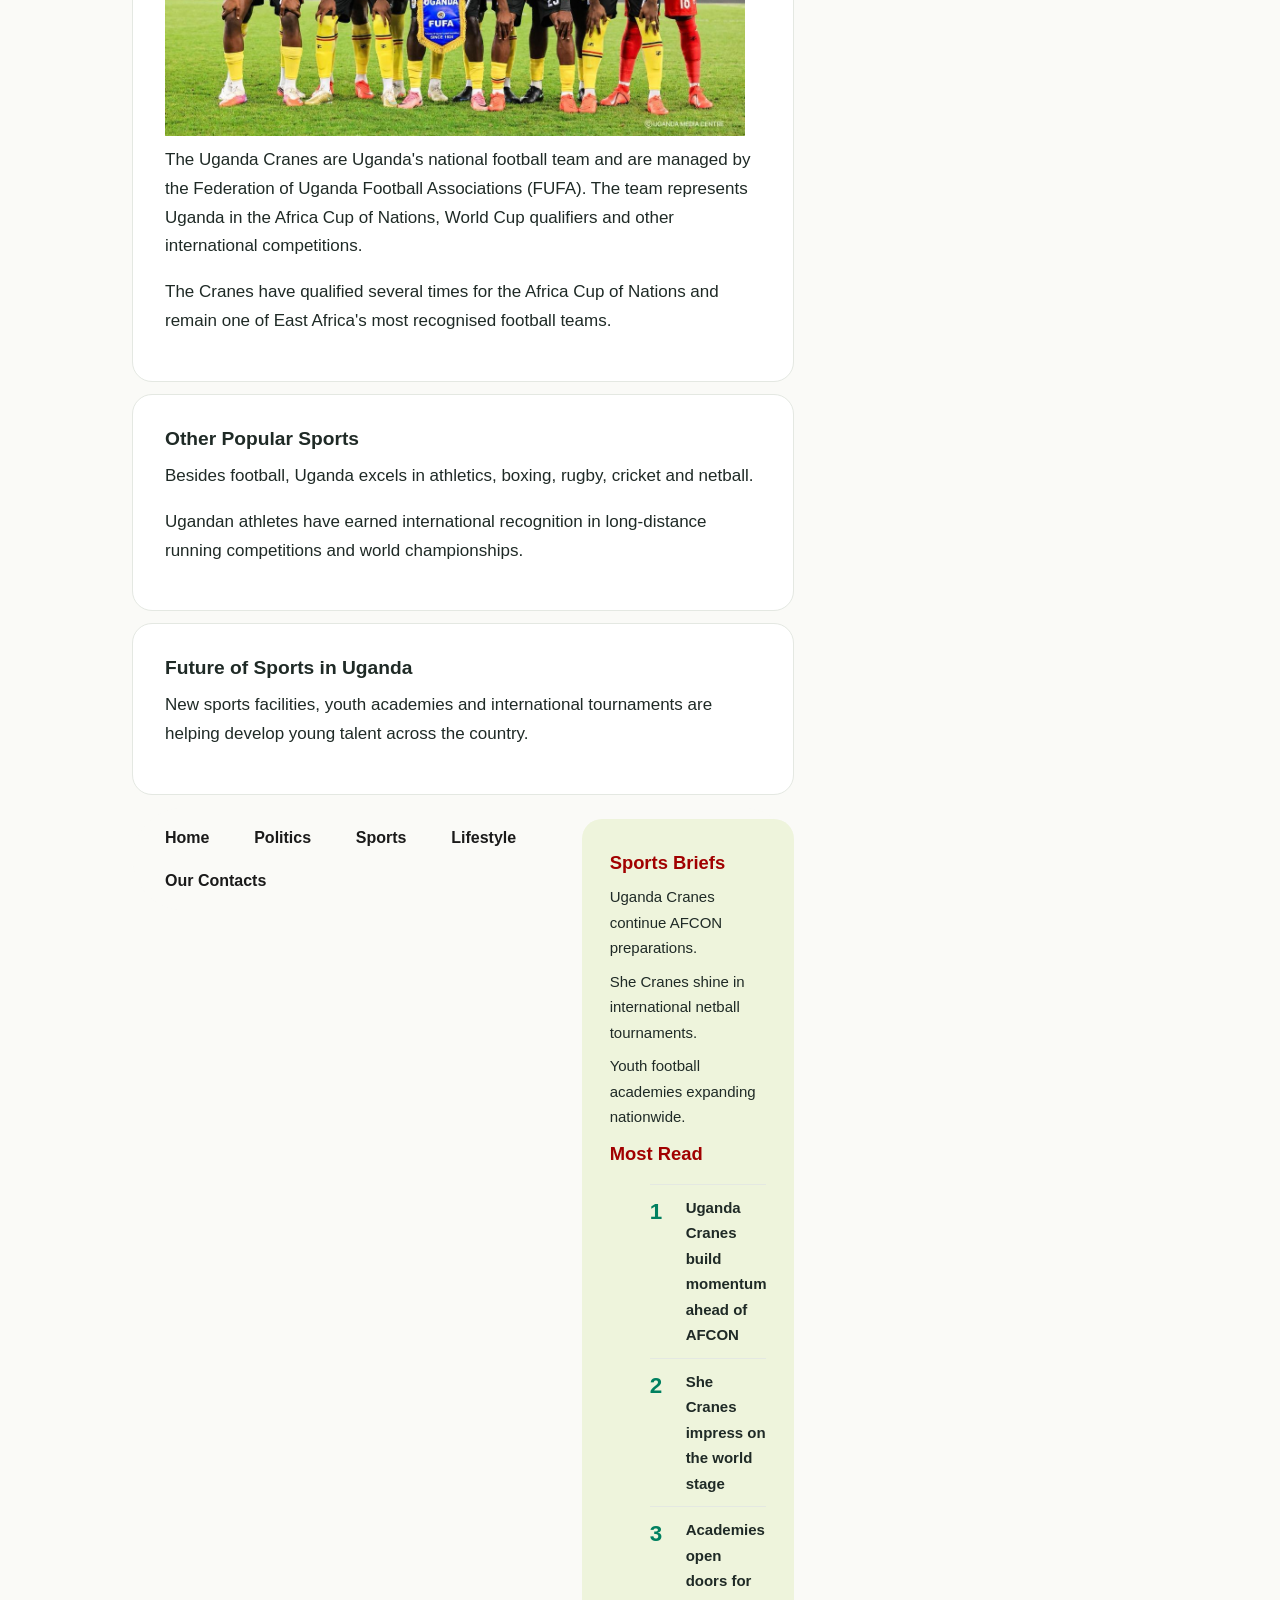
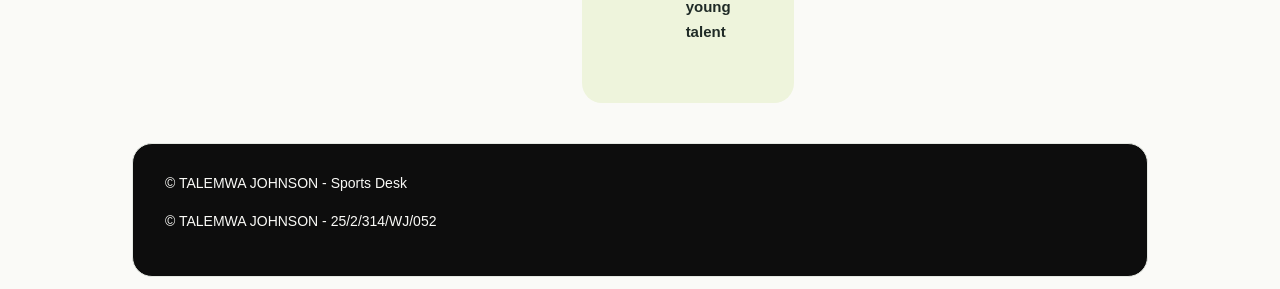
<file: sports.html>
<!DOCTYPE html>
<html lang="en">
<head>
<meta charset="UTF-8">
<meta name="viewport" content="width=device-width, initial-scale=1">
<title>Sports</title>
<link href="style.css" rel="stylesheet">
</head>

<body>


<header class="banner">
<h1>The Glason Chronicle</h1>
<p>TRUTH. INSIGHT. IMPACT.</p>
</header

<nav>
<ul>
<li><a href="index.html">Home</a></li>
<li><a href="politics.html">Politics</a></li>
<li><a href="sports.html">Sports</a></li>
<li><a href="lifestyle.html">Lifestyle</a></li>
<li><a href="ourcontacts.html">Our Contacts</a></li>
</ul>
</nav>
<header>
<h4>Sports</h4>
</header>


<main>

<section class="top-stories">
<article class="lead">
<span class="category">Football</span>
<h2>Uganda Cranes build momentum ahead of AFCON</h2>
            <img src="crane3.jpeg" width="300" alt="Sports">
			<p>HOIMA, Uganda — The Uganda Cranes have built considerable momentum for the upcoming AFCON 2027, capping off a stellar unbeaten run during the September–October international window under head coach Paul Put.
As a co-host for the historic Pamoja AFCON 2027 tournament alongside Kenya and Tanzania, Uganda has a guaranteed spot but is treating the qualifiers as a vital testing ground to build a title-contending squad.</p>

<span class="time">Updated today</span>
</article>
  <article class="story-row">
            <img src="boxing.jpg"width="530" alt="Sports">
          <div><span>Boxing</span><h3>Uganda Boxing Champions League</h3><small>3 HOURS AGO</small></div>
        </article>
<article>
<span class="category">Netball</span>
            <img src="netballug.jpg" width="530" alt="Sports">

<h3>She Cranes impress on the world stage</h3>
<span class="time">Today</span>
</article>


<section>
<h2 class="section-title">More sport</h2>
<div class="story-grid">
<article>
<span class="category">Athletics</span>
<h3>Long-distance runners chase new titles</h3>
            <img src="runing.jpg"width="300" alt="Sports">

</article>
<article>
<span class="category">Basketball</span>
            <img src="basketball.jpg"width="300" alt="Sports">

<p>Basketball is rapidly becoming one of the most popular sports in Uganda. What started as a minor school game has grown into a massive national movement, packing local stadiums and drawing global attention.
At the center of this boom is the National Basketball League (NBL), where intense rivalries like those between the City Oilers and the Namuwongo Blazers draw thousands of passionate fans. Beyond domestic courts, Uganda’s national teams—the Silverbacks (men) and the Gazelles (women)—are making major waves in international FIBA and 3x3 tournaments.</p>
</article>
</div>
</section>
<article>
<span class="category">Rugby</span>
            <img src="rugby.jpg" width="510" alt="Sports">

<p>
The Rise of the Oval Ball in Uganda

In Uganda, rugby is a rapidly growing sport that captures the nation's passion for high-energy, physical competition. Managed by the Uganda Rugby Union, the game has evolved from its colonial-era roots into a mainstream sporting phenomenon, heavily centered around vibrant hubs like the Kyadondo Rugby Grounds and Legends Rugby Club in Kampala.</p>
</article>
</div>
</section>

<section>

<h2>Uganda Cranes</h2>

<article>

<h3>National Football Team</h3>
          <img src="ugandacreane.jpeg" width="580" alt="Sports">


<p>
The Uganda Cranes are Uganda's national football team and are managed
by the Federation of Uganda Football Associations (FUFA).
The team represents Uganda in the Africa Cup of Nations,
World Cup qualifiers and other international competitions.
</p>

<p>
The Cranes have qualified several times for the Africa Cup of Nations
and remain one of East Africa's most recognised football teams.
</p>

</article>

<article>

<h3>Other Popular Sports</h3>

<p>
Besides football, Uganda excels in athletics, boxing,
rugby, cricket and netball.
</p>

<p>
Ugandan athletes have earned international recognition
in long-distance running competitions and world championships.
</p>

</article>

<article>

<h3>Future of Sports in Uganda</h3>

<p>
New sports facilities, youth academies and international tournaments
are helping develop young talent across the country.
</p>

</article>

</section>

<aside>

<h3>Sports Briefs</h3>
<ul>
<li>Uganda Cranes continue AFCON preparations.</li>
<li>She Cranes shine in international netball tournaments.</li>
<li>Youth football academies expanding nationwide.</li>
</ul>

<h3>Most Read</h3>
<ol class="most-read">
<li>Uganda Cranes build momentum ahead of AFCON</li>
<li>She Cranes impress on the world stage</li>
<li>Academies open doors for young talent</li>
</ol>
</aside>
<nav>
<ul>
<li><a href="index.html">Home</a></li>
<li><a href="politics.html">Politics</a></li>
<li><a href="sports.html">Sports</a></li>
<li><a href="lifestyle.html">Lifestyle</a></li>
<li><a href="ourcontacts.html">Our Contacts</a></li>
</ul>
</nav>
</main>
<footer>
<p>&copy; TALEMWA JOHNSON  - Sports Desk</p>
<p>&copy; TALEMWA JOHNSON - 25/2/314/WJ/052</p>

</footer>

</body>
</html>
</file>
<file: style.css>
@charset "UTF-8";

/* ==========================================================
   News site stylesheet – light, fresh, Shopify-inspired
   Bright white and soft green tints, dark green text,
   big rounded cards and pill buttons.

     Page     #FAFAF7  soft white background
     Paper    #FFFFFF  article cards
     Mint     #E4F3EA  banner (light green tint)
     Lime     #EEF4DC  sidebar (light lime tint)
     Green    #008060  links + buttons
     Forest   #002E25  headings + strong text
     Text     #1F2A26  main text
   ========================================================== */

:root {
  --black:#0D0D0D;
  --yellow:#FFFF00;
  --timestamp: #757575;	
  --header: #1A1A1A;
  --page: #FAFAF7;
  --paper: #FFFFFF;
  --mint: #E4F3EA;
  --lime-tint: #EEF4DC;
  --green: #008060;
  --green-dark: #006E52;
  --lime: #95BF47;
  --forest: #A10000;
  --text: #1F2A26;
  --text-soft: #5C6B65;
  --line: #E4E8E2;
  --radius: 20px;
}

/* all sections should appear as blocks */
article, aside, footer, header, main, nav, section {
  display: block;
}

*, *::before, *::after {
  box-sizing: border-box;
}

html, body, h1, h2, h3, h4, h5, h6, h7, ul, li, a, p,
article, aside, footer, header, main, nav, section {
  padding: 0;
  margin: 0;
}

body {
  max-width: 1040px;
  margin: 0 auto;
  background-color: var(--page);
  color: var(--text);
  font-family: "Inter", "Segoe UI", Roboto, Helvetica, Arial, sans-serif;
  font-size: 17px;
  line-height: 1.7;
  -webkit-font-smoothing: antialiased;
}


/* headings: big, bold, tight */
h1, h2, h3, h4, h5, h6, h7, {
  color: var(--header);
  
  font-weight: 700;
  line-height: 1.15;
  letter-spacing: -0.02em;
}

h1 { font-size: 2.6rem; }
h2 { font-size: 1.6rem; margin-bottom: 10px; }
h3 { font-size: 1.2rem; margin-bottom: 6px; }
h4 { font-size: 1.6rem; margin-bottom: 10px; }
h5 { font-size: 1.2rem; margin-bottom: 6px; }
h6 { font-size: 1.2rem; margin-bottom: 6px; }
h7 { font-size: 1.2rem; margin-bottom: 6px; }
p {
	
  margin-bottom: 1em;
  max-width: 68ch;
}



.banner {
  background: linear-gradient(135deg, var(--header) 50%, var(--header) 0%);
  color: var(--forest);
  padding: 48px 40px;
  margin: 12px 12px 0;
  border-radius: var(--radius);
}

.banner h1,
.banner h2 {
  color: var(--page);
}

.banner p {
  color: var(--timestamp);
}

/* navigation: floating white bar with pill links */
nav {
  background-color: var(--page);
  margin: 12px 12px 0;
  padding: 8px 12px;
  border: 1px solid var(--page);
  border-radius: 999px;
}
.dashed-line {
  border: none;
  border-top: 2px dashed #ff5733; /* Creates a dashed line */
}

li {
  display: inline-block;
  margin: 0 2px;
  font-size: 16px;
  font-weight: 600;
}

li a {
  display: inline-block;
  padding: 8px 18px;
  color: var(--header);
  text-decoration: none;
  border-radius: 999px;
  transition: background-color 0.2s, color 0.2s;
}

li a:hover,
li a:focus {
  background-color: var(--page);
  color: var(--timestamp);
}

/* links in content */
a {
  color: var(--header);
}

a:hover {
  color: var(--header);
}

a:focus-visible {
  outline: 3px solid var(--header);
  outline-offset: 2px;
}

/* main content block */
main {
  width: 66%;
  float: left;
  margin-top: 12px;
  margin-bottom: 20px;
}

/* sections: just spacing */
section {
  background-color: --page;
  margin-top: 8px;
  padding: 0 12px;
}

/* articles: clean white rounded cards */
article {
  background-color: var(--paper);
  margin-top: 12px;
  padding: 28px 32px;
  border: 1px solid var(--line);
  border-radius: var(--radius);
}

article h2 a,
article h3 a {
  color: var(--forest);
  text-decoration: none;
}

article h2 a:hover,
article h3 a:hover {
  color: var(--green);
  text-decoration: underline;
}

/* optional pill button (add class="button" to any link) */
.button {
  display: inline-block;
  background-color: var(--green);
  color: #fff;
  font-weight: 600;
  padding: 12px 24px;
  border-radius: 999px;
  text-decoration: none;
  transition: background-color 0.2s;
}

.button:hover {
  background-color: var(--green-dark);
  color: #fff;
}

/* side bar section: light lime tint */
aside {
  background-color: var(--lime-tint);
  color: var(--text);
  width: 31%;
  float: right;
  padding: 28px;
  margin-top: 24px;
  margin-bottom: 20px;
  margin-right: 12px;
  border-radius: var(--radius);
  font-size: 15px;
}

aside h2,
aside h3 {
  color: var(--forest);
  font-size: 1.15rem;
}

aside a {
  color: var(--green-dark);
}

aside a:hover {
  color: var(--forest);
}

/* footer section: light with a soft border */
footer {
  clear: both;
  background-color: var(--black);
  color: var(--page);
  margin: 0 12px 12px;
  padding: 28px 32px;
  border: 1px solid var(--line);
  border-radius: var(--radius);
  font-size: 14px;
}

footer a {
  color: var(--green);
}
/* Centers all the content */
.footer-content {
    display: flex;
    flex-direction: column;
    align-items: center;
    text-align: center;
}

/* Adjusts the brand name size */
.footer-brand {
    font-size: 2.6rem;
    font-weight: bold; /* Optional: Makes the title stand out */
}

/* Optional: Shrinks the smaller text so it looks proportional */
.copyright, .footer-content p {
    font-size: 1rem; 
}

/* tablets and phones: one column */
@media (max-width: 800px) {
  body {
    font-size: 16px;
  }

  h1 { font-size: 2rem; }

  .banner {
    padding: 32px 24px;
  }

  nav {
    border-radius: var(--radius);
  }

  main,
  aside {
    width: auto;
    float: none;
  }

  main {
    margin-bottom: 0;
  }

  aside {
    margin: 12px 12px 20px;
  }

  article {
    padding: 20px;
  }

  li {
    display: block;
    margin: 0;
  }
}


.category {
  display: inline-block;
  color: var(--header);
  font-size: 40px;
  font-weight: 700;
  margin-bottom: 4px;
}

.time {
  display: block;
  color: var(--text-soft);
  font-size: 13px;
  margin-bottom: 8px;
}

/* top stories: one lead story beside two smaller ones */
.top-stories {
  display: grid;
  grid-template-columns: 2fr 1fr;
  gap: 12px;
  margin-top: 8px;
}

.top-stories .lead {
  grid-row: span 2;
  background: linear-gradient(135deg, var(--mint) 0%, var(--paper) 70%);
}

.top-stories .lead h2 {
  font-size: 2rem;
}

.top-stories article {
  margin-top: 0;
}

/* grid of secondary headline cards */
.story-grid {
  display: grid;
  grid-template-columns: repeat(auto-fit, minmax(190px, 1fr));
  gap: 12px;
  margin-top: 12px;
}

.story-grid article {
  margin-top: 0;
  padding: 20px;
}

.section-title {
  margin: 20px 0 0;
  padding-bottom: 6px;
  border-bottom: 3px solid var(--green);
}

/* most read list in the sidebar */
.most-read {
  list-style: none;
  counter-reset: read;
  margin-bottom: 20px;
}

.most-read li {
  display: block;
  margin: 0;
  padding: 10px 0 10px 36px;
  position: relative;
  border-top: 1px solid var(--line);
  font-size: 15px;
  font-weight: 600;
  counter-increment: read;
}

.most-read li::before {
  content: counter(read);
  position: absolute;
  left: 0;
  top: 8px;
  color: var(--green);
  font-size: 1.4rem;
  font-weight: 700;
}

aside h1 {
  font-size: 1.3rem;
  margin-bottom: 10px;
}

aside ul:not(.most-read) li {
  display: block;
  margin: 0 0 8px;
  font-weight: 400;
  font-size: 15px;
}

/* contact form */
form label {
  display: block;
  font-weight: 600;
  margin-bottom: 4px;
}

form input[type="text"],
form input[type="email"],
form textarea {
  width: 100%;
  max-width: 480px;
  padding: 12px 14px;
  margin-bottom: 16px;
  border: 1px solid var(--line);
  border-radius: 12px;
  font: inherit;
  background: var(--paper);
}

form input:focus-visible,
form textarea:focus-visible {
  outline: 3px solid var(--lime);
  outline-offset: 1px;
}

form input[type="submit"] {
  background: var(--green);
  color: #fff;
  font: inherit;
  font-weight: 600;
  padding: 12px 28px;
  border: 0;
  border-radius: 999px;
  cursor: pointer;
}

form input[type="submit"]:hover {
  background: var(--green-dark);
}

footer img {
  margin-top: 12px;
  border-radius: 50%;
}

@media (max-width: 800px) {
  .top-stories {
    grid-template-columns: 1fr;
  }

  .top-stories .lead {
    grid-row: auto;
  }
}
</file>
